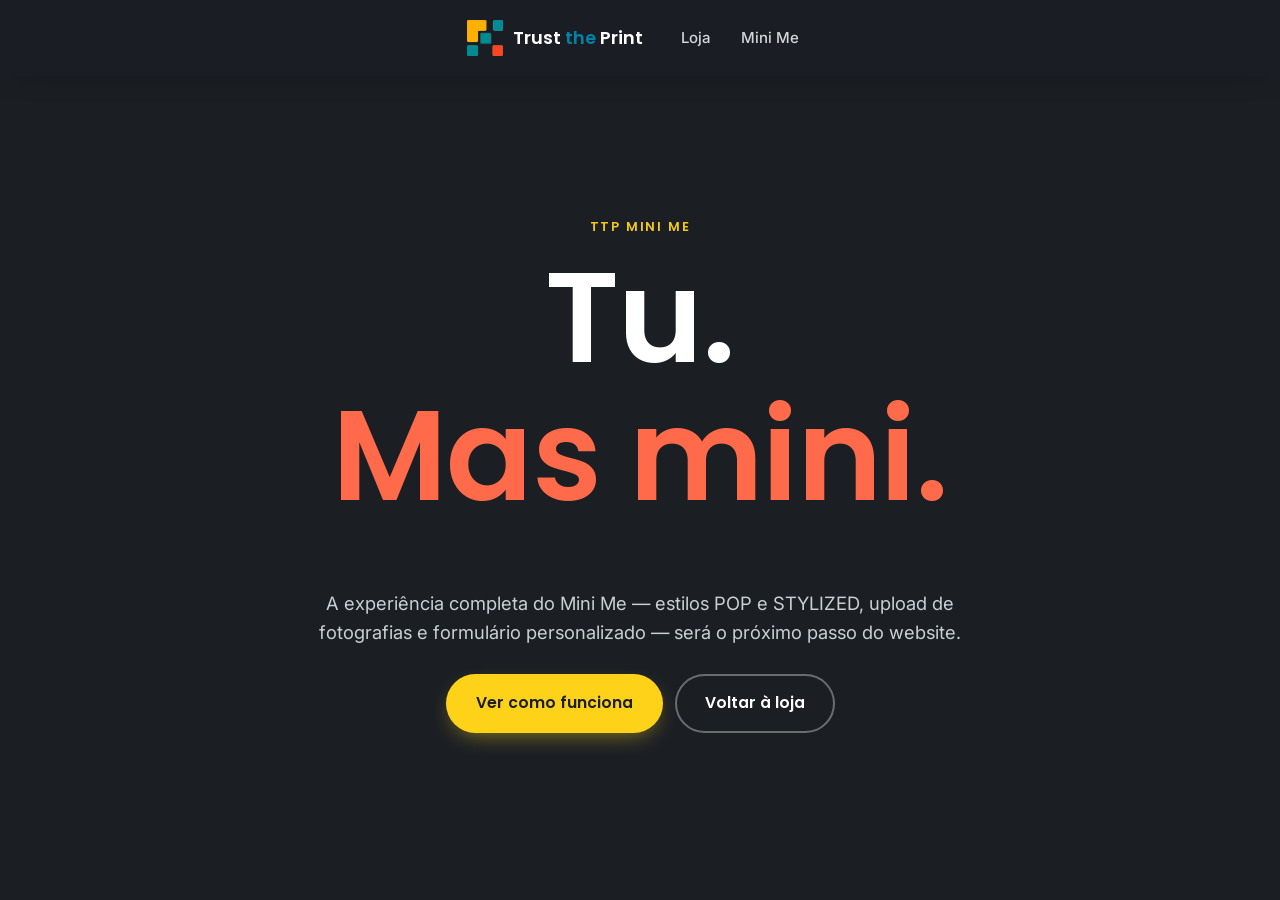
<file: mini-me.html>
<!DOCTYPE html>
<html lang="pt-PT">
<head>
<meta charset="UTF-8"><meta name="viewport" content="width=device-width,initial-scale=1.0">
<title>TTP Mini Me — Trust the Print</title>
<link rel="icon" href="assets/logos/symbol.png">
<link rel="preconnect" href="https://fonts.googleapis.com"><link rel="preconnect" href="https://fonts.gstatic.com" crossorigin>
<link href="https://fonts.googleapis.com/css2?family=Inter:wght@400;500;600&family=Poppins:wght@500;600;700&display=swap" rel="stylesheet">
<link rel="stylesheet" href="styles.css"><link rel="stylesheet" href="shop.css">
</head>
<body>
<header class="site-header is-scrolled"><div class="wrap header-inner">
<a href="index.html" class="brand"><img src="assets/logos/symbol.png" alt="" class="brand-mark"><span class="brand-word">Trust <span class="accent-teal">the</span> Print</span></a>
<nav class="main-nav" style="display:flex"><a href="shop.html">Loja</a><a href="index.html#mini-me">Mini Me</a></nav>
</div></header>
<main class="page-dark" style="display:grid;place-items:center;padding:130px 24px 80px">
<div class="wrap" style="text-align:center;max-width:850px">
<p class="eyebrow">TTP Mini Me</p>
<h1 style="font-size:clamp(4rem,10vw,8rem);color:white">Tu.<br><span class="accent-coral">Mas mini.</span></h1>
<p style="color:#c9d0d5;font-size:1.15rem;max-width:650px;margin:0 auto 28px">A experiência completa do Mini Me — estilos POP e STYLIZED, upload de fotografias e formulário personalizado — será o próximo passo do website.</p>
<a href="index.html#mini-me" class="btn btn-primary">Ver como funciona</a>
<a href="shop.html" class="btn btn-ghost" style="margin-left:8px">Voltar à loja</a>
</div></main>
</body></html>
</file>
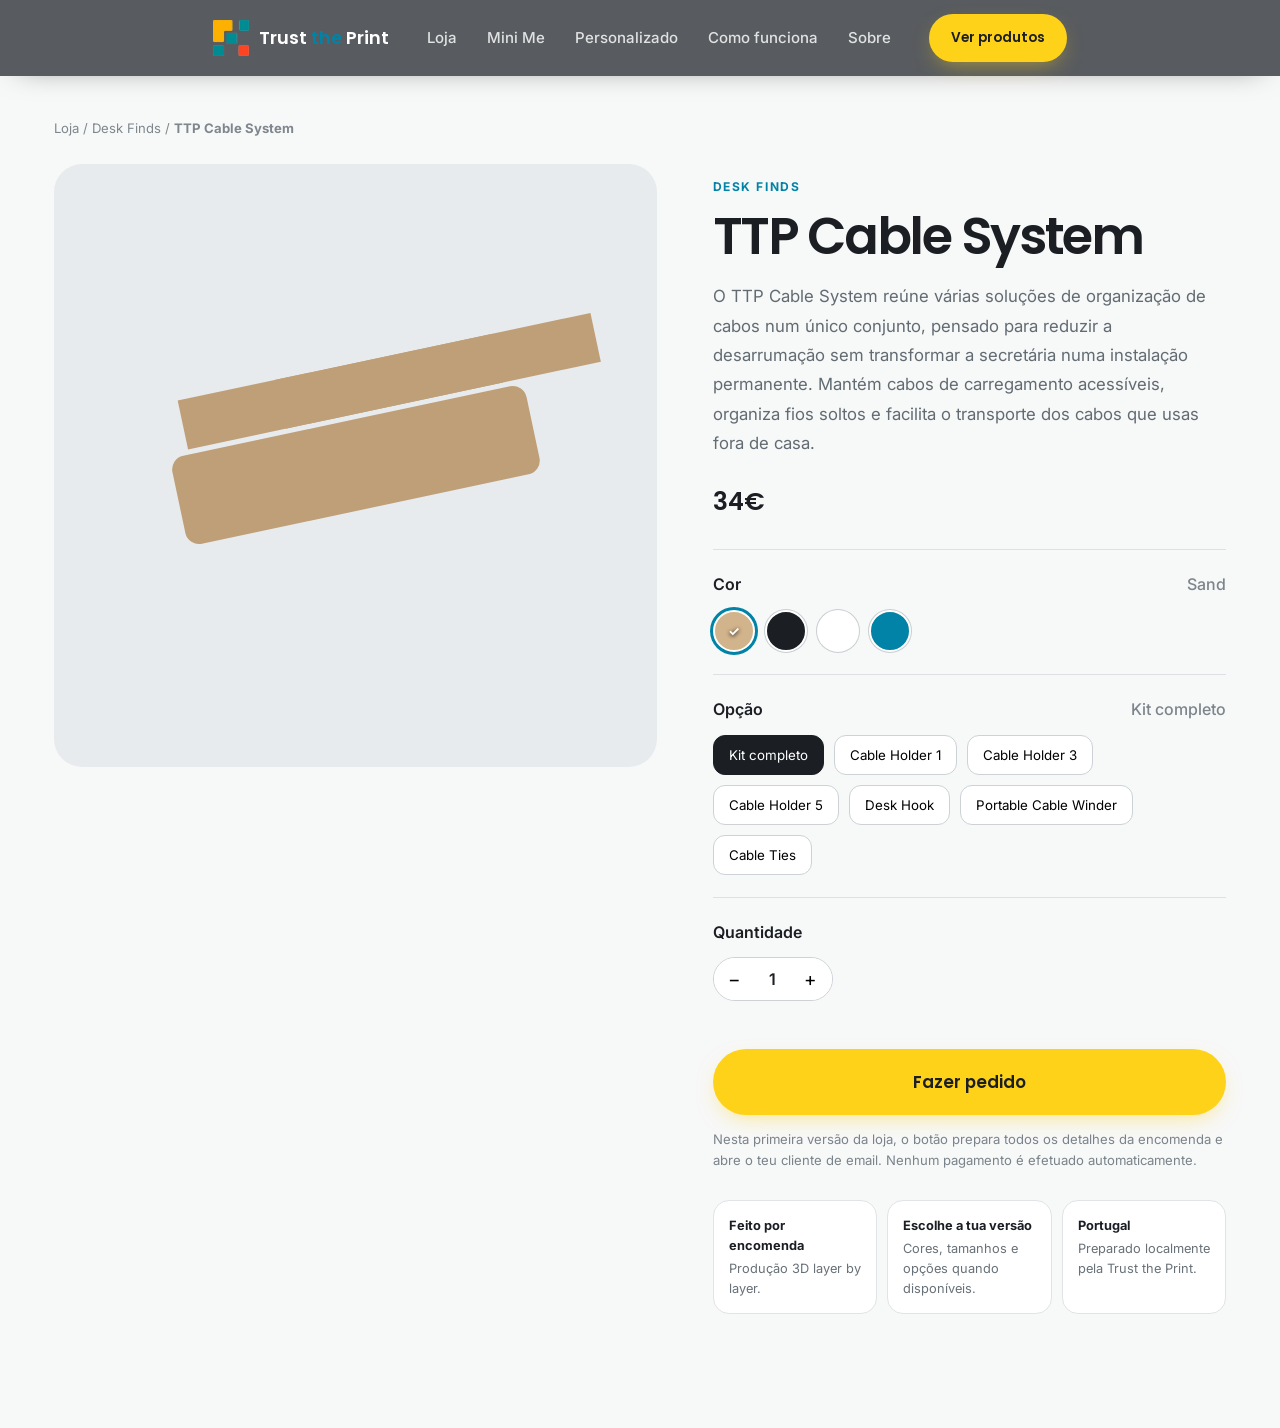
<file: product.html>
<!DOCTYPE html>
<html lang="pt-PT">
<head>
<meta charset="UTF-8">
<meta name="viewport" content="width=device-width, initial-scale=1.0">
<title>Produto — Trust the Print</title>
<meta name="description" content="Produto Trust the Print.">
<link rel="icon" type="image/png" href="assets/logos/symbol.png">
<link rel="preconnect" href="https://fonts.googleapis.com">
<link rel="preconnect" href="https://fonts.gstatic.com" crossorigin>
<link href="https://fonts.googleapis.com/css2?family=Inter:wght@400;500;600&family=Poppins:wght@500;600;700&display=swap" rel="stylesheet">
<link rel="stylesheet" href="styles.css">
<link rel="stylesheet" href="shop.css">
</head>
<body>
<a class="skip-link" href="#conteudo">Saltar para o conteúdo</a>

<header class="site-header is-scrolled" id="siteHeader">
  <div class="wrap header-inner">
    <a href="index.html" class="brand" aria-label="Trust the Print — página inicial">
      <img src="assets/logos/symbol.png" alt="" class="brand-mark" width="40" height="40">
      <span class="brand-word">Trust <span class="accent-teal">the</span> Print</span>
    </a>
    <nav class="main-nav" id="mainNav" aria-label="Navegação principal">
      <a href="shop.html">Loja</a>
      <a href="mini-me.html">Mini Me</a>
      <a href="index.html#personalizado">Personalizado</a>
      <a href="index.html#como-funciona">Como funciona</a>
      <a href="index.html#sobre">Sobre</a>
    </nav>
    <div class="header-actions">
      <a href="shop.html" class="btn btn-primary btn-sm">Ver produtos</a>
      <button class="hamburger" id="hamburgerBtn" aria-label="Abrir menu" aria-expanded="false" aria-controls="mainNav"><span></span><span></span><span></span></button>
    </div>
  </div>
</header>

<main id="conteudo" class="product-page">
  <div class="wrap">
    <nav class="breadcrumb" id="breadcrumb" aria-label="Breadcrumb"></nav>

    <div class="product-layout" id="productLayout">
      <section class="product-gallery">
        <div class="product-main-media" id="mainMedia"></div>
        <div class="product-thumbs" id="thumbs"></div>
      </section>

      <section class="product-info">
        <p class="product-category-label" id="productCategory"></p>
        <h1 class="product-title" id="productName"></h1>
        <p class="product-description" id="productDescription"></p>
        <div class="product-price-big" id="productPrice"></div>

        <div id="productOptions"></div>

        <div class="option-group">
          <div class="option-label"><span>Quantidade</span></div>
          <div class="qty-row">
            <div class="qty-control" aria-label="Quantidade">
              <button type="button" id="qtyMinus" aria-label="Diminuir quantidade">−</button>
              <span id="qtyValue">1</span>
              <button type="button" id="qtyPlus" aria-label="Aumentar quantidade">+</button>
            </div>
          </div>
        </div>

        <button class="btn btn-primary btn-lg product-cta" id="orderBtn" type="button">Fazer pedido</button>
        <p class="product-note">Nesta primeira versão da loja, o botão prepara todos os detalhes da encomenda e abre o teu cliente de email. Nenhum pagamento é efetuado automaticamente.</p>

        <div class="product-features">
          <div class="feature-chip"><strong>Feito por encomenda</strong>Produção 3D layer by layer.</div>
          <div class="feature-chip"><strong>Escolhe a tua versão</strong>Cores, tamanhos e opções quando disponíveis.</div>
          <div class="feature-chip"><strong>Portugal</strong>Preparado localmente pela Trust the Print.</div>
        </div>
      </section>
    </div>
  </div>
</main>

<div class="order-modal" id="orderModal" role="dialog" aria-modal="true" aria-labelledby="orderTitle">
  <div class="order-dialog">
    <div class="order-head">
      <div><p class="eyebrow eyebrow-dark">Encomenda</p><h2 id="orderTitle">Confirmar detalhes</h2></div>
      <button class="modal-close" id="modalClose" type="button" aria-label="Fechar">×</button>
    </div>
    <div class="order-summary" id="orderSummary"></div>
    <form id="orderForm">
      <div class="form-grid">
        <div class="form-field"><label for="customerName">Nome *</label><input id="customerName" required autocomplete="name"></div>
        <div class="form-field"><label for="customerEmail">Email *</label><input id="customerEmail" type="email" required autocomplete="email"></div>
        <div class="form-field"><label for="customerPhone">Telefone</label><input id="customerPhone" autocomplete="tel"></div>
        <div class="form-field"><label for="customerCity">Localidade</label><input id="customerCity" autocomplete="address-level2"></div>
        <div class="form-field full"><label for="customerNotes">Observações</label><textarea id="customerNotes" placeholder="Há alguma coisa que devamos saber?"></textarea></div>
      </div>
      <div class="form-actions">
        <button class="btn btn-dark" type="button" id="copyOrderBtn">Copiar detalhes</button>
        <button class="btn btn-primary" type="submit">Abrir email da encomenda</button>
      </div>
      <p class="form-help">O formulário não envia nada sozinho: ao confirmar, abre uma mensagem dirigida a trusttheprint@gmail.com com os dados já preenchidos. Revê-a e envia-a através da tua aplicação de email.</p>
    </form>
  </div>
</div>

<script src="products.js"></script>
<script src="product.js"></script>
</body>
</html>
</file>
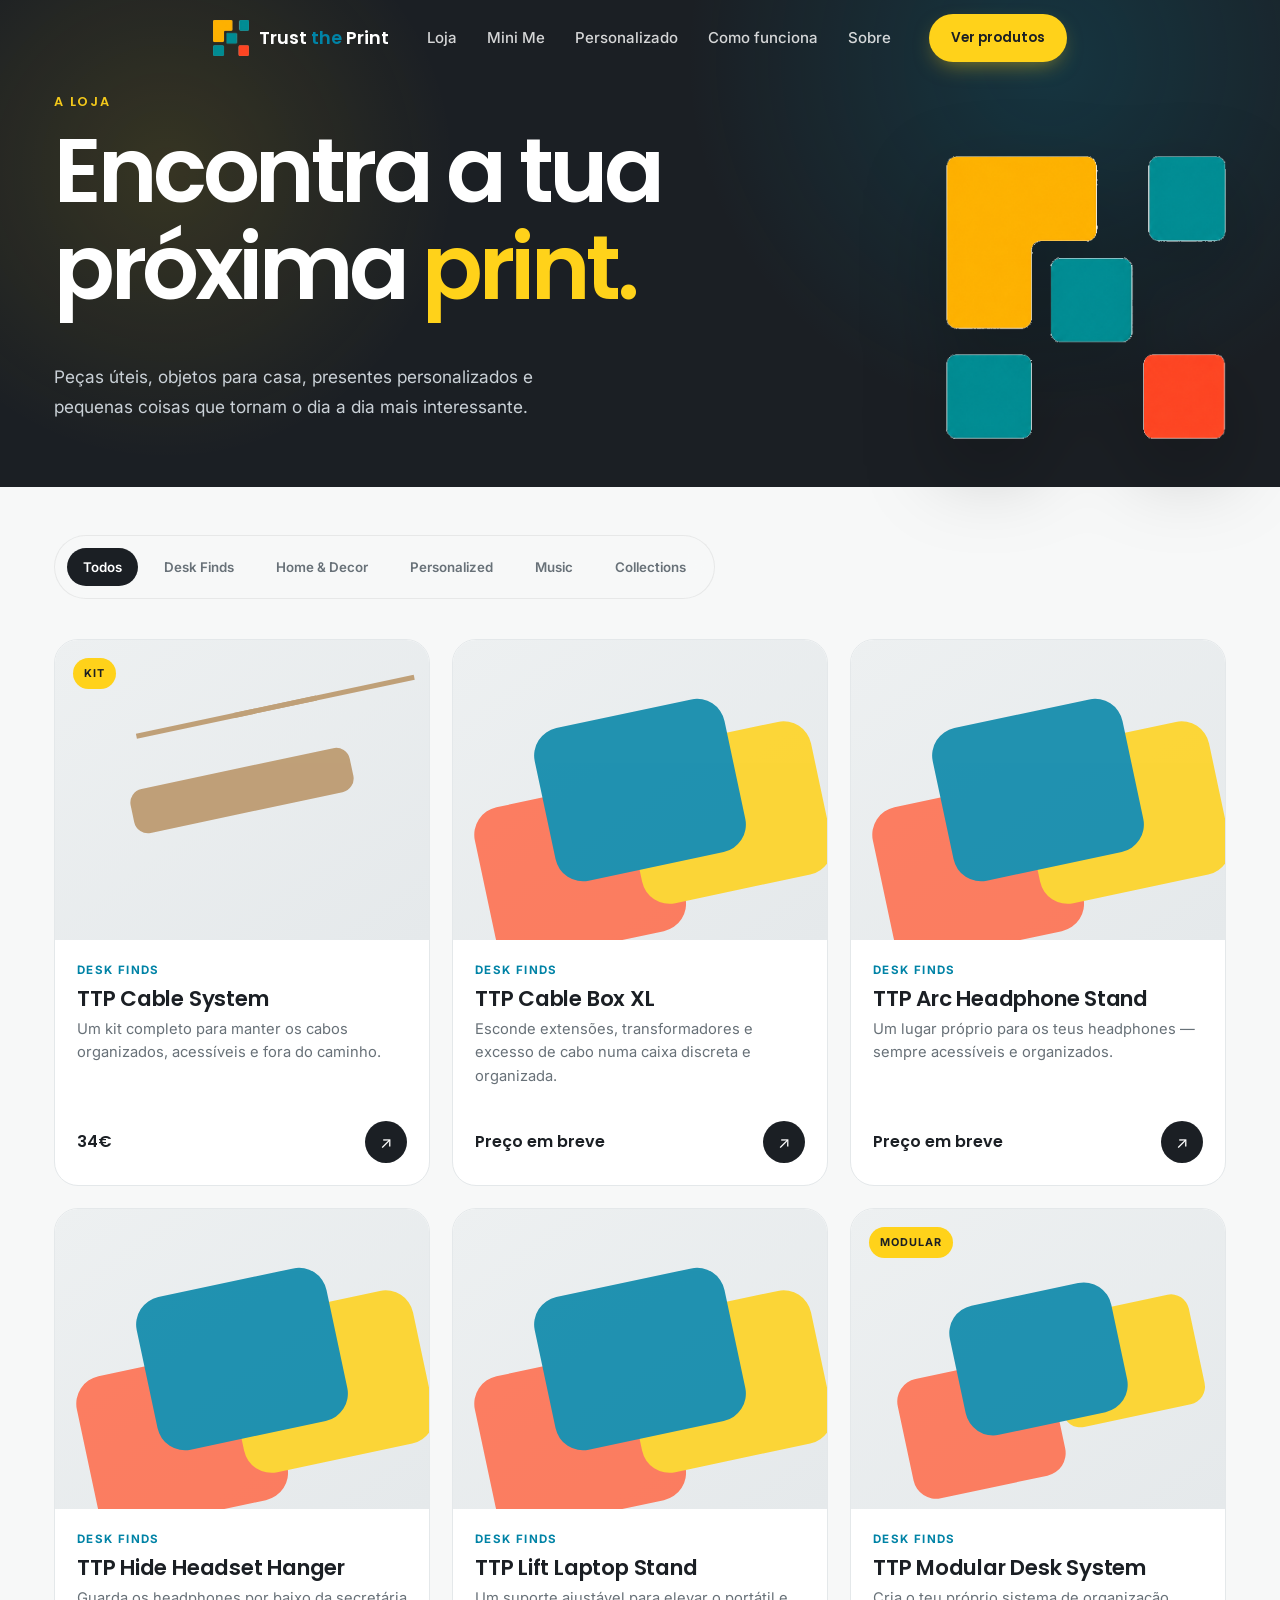
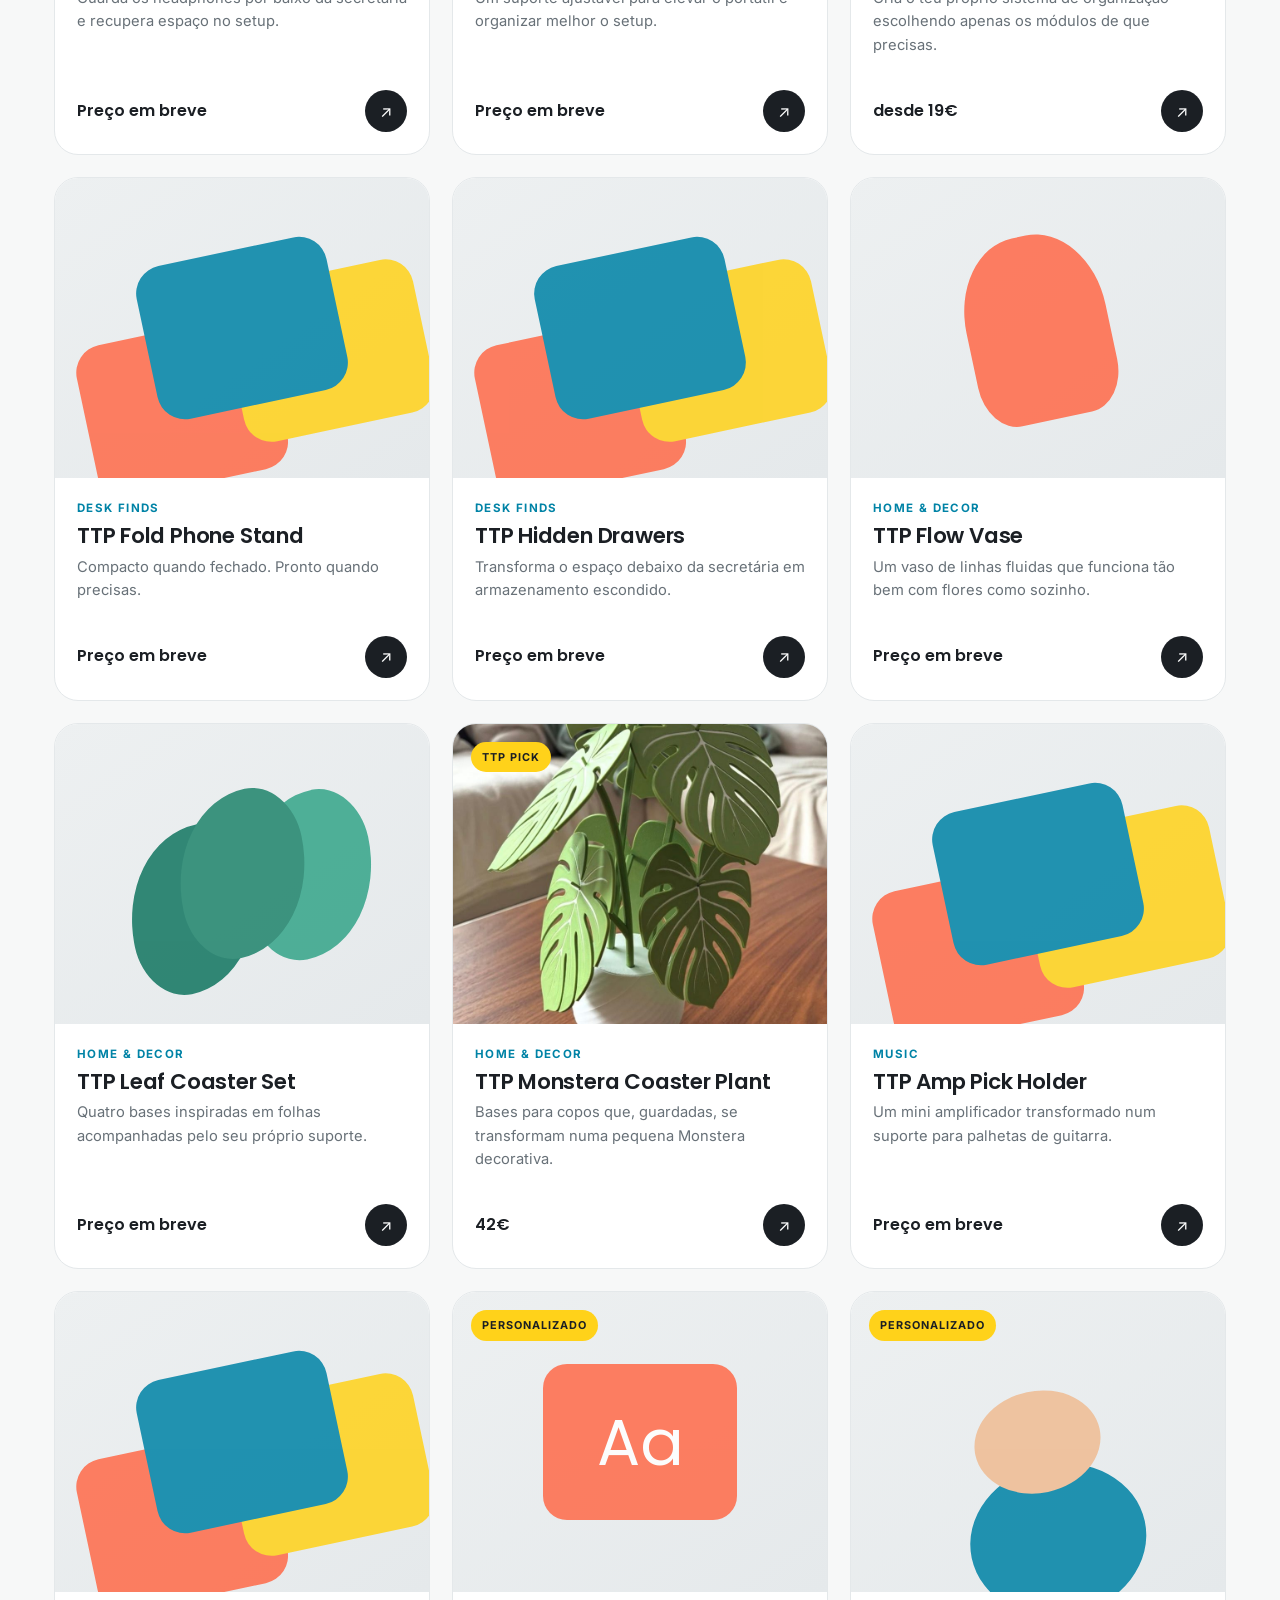
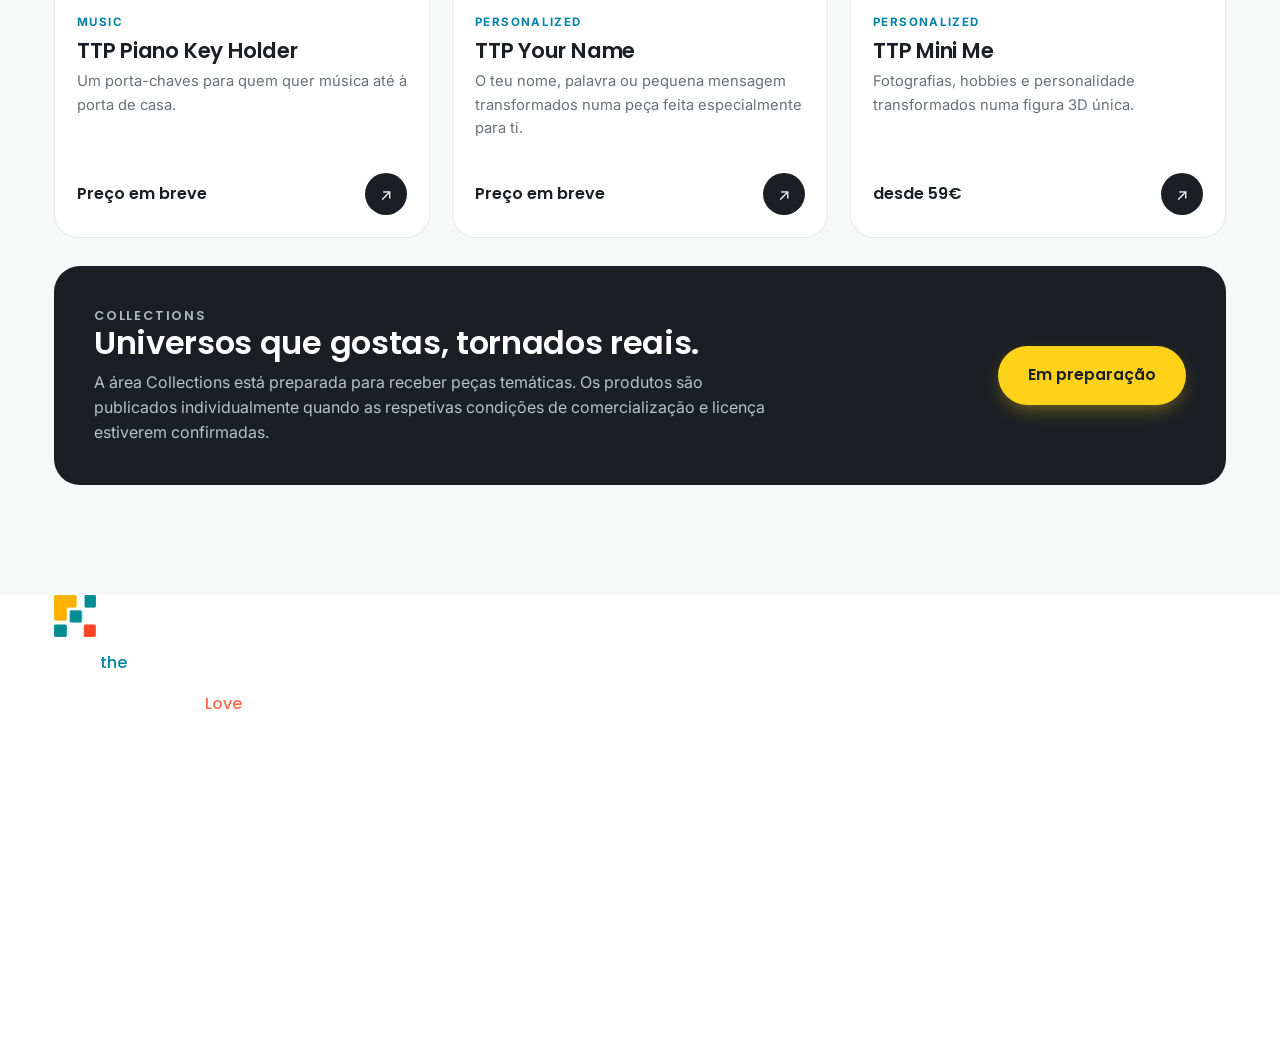
<file: shop.html>
<!DOCTYPE html>
<html lang="pt-PT">
<head>
<meta charset="UTF-8">
<meta name="viewport" content="width=device-width, initial-scale=1.0">
<title>Loja — Trust the Print</title>
<meta name="description" content="Descobre os produtos Trust the Print: Desk Finds, Home & Decor, personalizados e muito mais.">
<link rel="icon" type="image/png" href="assets/logos/symbol.png">
<link rel="preconnect" href="https://fonts.googleapis.com">
<link rel="preconnect" href="https://fonts.gstatic.com" crossorigin>
<link href="https://fonts.googleapis.com/css2?family=Inter:wght@400;500;600&family=Poppins:wght@500;600;700&display=swap" rel="stylesheet">
<link rel="stylesheet" href="styles.css">
<link rel="stylesheet" href="shop.css">
</head>
<body>
<a class="skip-link" href="#conteudo">Saltar para o conteúdo</a>

<header class="site-header is-scrolled" id="siteHeader">
  <div class="wrap header-inner">
    <a href="index.html" class="brand" aria-label="Trust the Print — página inicial">
      <img src="assets/logos/symbol.png" alt="" class="brand-mark" width="40" height="40">
      <span class="brand-word">Trust <span class="accent-teal">the</span> Print</span>
    </a>
    <nav class="main-nav" id="mainNav" aria-label="Navegação principal">
      <a href="shop.html" aria-current="page">Loja</a>
      <a href="mini-me.html">Mini Me</a>
      <a href="index.html#personalizado">Personalizado</a>
      <a href="index.html#como-funciona">Como funciona</a>
      <a href="index.html#sobre">Sobre</a>
    </nav>
    <div class="header-actions">
      <a href="shop.html" class="btn btn-primary btn-sm">Ver produtos</a>
      <button class="hamburger" id="hamburgerBtn" aria-label="Abrir menu" aria-expanded="false" aria-controls="mainNav"><span></span><span></span><span></span></button>
    </div>
  </div>
</header>

<main id="conteudo">
  <section class="shop-hero">
    <div class="wrap shop-hero-grid">
      <div class="reveal">
        <p class="eyebrow">A loja</p>
        <h1 class="shop-title">Encontra a tua próxima <span class="accent">print.</span></h1>
        <p class="shop-lead">Peças úteis, objetos para casa, presentes personalizados e pequenas coisas que tornam o dia a dia mais interessante.</p>
      </div>
      <img src="assets/logos/symbol.png" alt="" class="shop-mark reveal">
    </div>
  </section>

  <section class="shop-main">
    <div class="wrap">
      <div class="filter-row" id="filters" aria-label="Filtrar produtos por categoria"></div>
      <div class="shop-grid" id="shopGrid" aria-live="polite"></div>

      <div class="collections-banner reveal" id="collectionsBanner">
        <div>
          <p class="eyebrow">Collections</p>
          <h3>Universos que gostas, tornados reais.</h3>
          <p>A área Collections está preparada para receber peças temáticas. Os produtos são publicados individualmente quando as respetivas condições de comercialização e licença estiverem confirmadas.</p>
        </div>
        <span class="btn btn-primary">Em preparação</span>
      </div>
    </div>
  </section>
</main>

<footer class="footer" id="footer">
  <div class="wrap footer-grid">
    <div class="footer-brand">
      <img src="assets/logos/symbol.png" alt="" width="42" height="42">
      <p class="footer-word">Trust <span class="accent-teal">the</span> Print</p>
      <p class="footer-tag">Trust the process. <span class="accent-coral">Love</span> the build.</p>
    </div>
    <div class="footer-col"><h4>Explorar</h4><a href="shop.html">Loja</a><a href="mini-me.html">Mini Me</a><a href="index.html#personalizado">Personalizado</a></div>
    <div class="footer-col"><h4>Trust the Print</h4><a href="index.html#como-funciona">Como funciona</a><a href="index.html#sobre">Sobre</a><a href="mailto:trusttheprint@gmail.com">Contacto</a></div>
  </div>
  <div class="wrap footer-bottom"><span>© <span id="year"></span> Trust the Print</span><span>Feito layer by layer.</span></div>
</footer>

<script src="products.js"></script>
<script src="shop.js"></script>
</body>
</html>
</file>
<file: styles.css>
/* =========================================================
   TRUST THE PRINT — styles.css
   Trust the process. Love the build.
   ========================================================= */

:root{
  --graphite:#1B1F24;
  --graphite-soft:#262B32;
  --yellow:#FFD21A;
  --teal:#0083A6;
  --teal-deep:#00647E;
  --coral:#FF6B4A;
  --gray:#E9EDF1;
  --white:#FFFFFF;

  --font-head:'Poppins', sans-serif;
  --font-body:'Inter', sans-serif;

  --radius-sm:10px;
  --radius-md:18px;
  --radius-lg:28px;

  --wrap:1220px;
  --ease:cubic-bezier(.22,.9,.28,1);
  --header-h:76px;
}

*,*::before,*::after{box-sizing:border-box;}
html{scroll-behavior:smooth; scroll-padding-top:var(--header-h);}
@media (prefers-reduced-motion:reduce){
  html{scroll-behavior:auto;}
  *,*::before,*::after{animation-duration:.01ms !important; animation-iteration-count:1 !important; transition-duration:.01ms !important; scroll-behavior:auto !important;}
}

body{
  margin:0;
  background:var(--white);
  color:var(--graphite);
  font-family:var(--font-body);
  font-size:16px;
  line-height:1.55;
  -webkit-font-smoothing:antialiased;
}

h1,h2,h3,h4{
  font-family:var(--font-head);
  font-weight:600;
  line-height:1.08;
  margin:0 0 .5em;
  letter-spacing:-.01em;
}

p{margin:0 0 1em;}
a{color:inherit; text-decoration:none;}
img{max-width:100%; display:block;}
button{font-family:inherit; cursor:pointer;}

.wrap{
  max-width:var(--wrap);
  margin:0 auto;
  padding:0 24px;
}

.skip-link{
  position:absolute; left:-999px; top:0; z-index:999;
  background:var(--yellow); color:var(--graphite); padding:12px 18px;
  border-radius:0 0 10px 0; font-weight:600;
}
.skip-link:focus{left:0;}

:focus-visible{outline:3px solid var(--teal); outline-offset:3px; border-radius:4px;}

.eyebrow{
  font-family:var(--font-head);
  font-weight:600;
  font-size:.8rem;
  letter-spacing:.14em;
  text-transform:uppercase;
  color:var(--yellow);
  margin:0 0 .9em;
}
.eyebrow-dark{color:var(--teal);}

.accent-yellow{color:var(--yellow);}
.accent-teal{color:var(--teal);}
.accent-coral{color:var(--coral);}

/* ---------- buttons ---------- */
.btn{
  display:inline-flex; align-items:center; justify-content:center;
  gap:.5em;
  padding:15px 28px;
  border-radius:999px;
  font-family:var(--font-head);
  font-weight:600;
  font-size:.98rem;
  border:2px solid transparent;
  transition:transform .25s var(--ease), background .25s var(--ease), box-shadow .25s var(--ease), border-color .25s var(--ease), color .25s var(--ease);
  white-space:nowrap;
}
.btn:hover{transform:translateY(-2px);}
.btn:active{transform:translateY(0);}

.btn-primary{background:var(--yellow); color:var(--graphite); box-shadow:0 8px 22px -8px rgba(255,210,26,.55);}
.btn-primary:hover{background:#ffd936; box-shadow:0 12px 26px -8px rgba(255,210,26,.7);}

.btn-ghost{background:transparent; color:var(--white); border-color:rgba(255,255,255,.35);}
.btn-ghost:hover{border-color:var(--white); background:rgba(255,255,255,.08);}

.btn-dark{background:var(--graphite); color:var(--white);}
.btn-dark:hover{background:var(--teal);}

.btn-sm{padding:11px 20px; font-size:.85rem;}
.btn-lg{padding:18px 38px; font-size:1.05rem;}

/* ---------- header ---------- */
.site-header{
  position:fixed; inset:0 0 auto 0; z-index:100;
  height:var(--header-h);
  display:flex; align-items:center;
  background:transparent;
  transition:background .35s var(--ease), box-shadow .35s var(--ease), backdrop-filter .35s var(--ease);
}
.site-header.is-scrolled{
  background:rgba(27,31,36,.72);
  backdrop-filter:blur(14px) saturate(140%);
  -webkit-backdrop-filter:blur(14px) saturate(140%);
  box-shadow:0 8px 30px -18px rgba(0,0,0,.5);
}
.header-inner{display:flex; align-items:center; justify-content:space-between; gap:24px;}

.brand{display:flex; align-items:center; gap:10px;}
.brand-mark{width:36px; height:36px;}
.brand-word{
  font-family:var(--font-head); font-weight:600; font-size:1.12rem;
  color:var(--white);
}

.main-nav{display:none; align-items:center; gap:2px;}
.main-nav a{
  color:rgba(255,255,255,.82);
  font-weight:500; font-size:.94rem;
  padding:10px 14px; border-radius:999px;
  transition:color .2s, background .2s;
}
.main-nav a:hover{color:var(--white); background:rgba(255,255,255,.08);}

.header-actions{display:flex; align-items:center; gap:14px;}
.header-actions .btn-primary{display:none;}

.hamburger{
  width:42px; height:42px; border-radius:12px; border:none;
  background:rgba(255,255,255,.1);
  display:flex; flex-direction:column; align-items:center; justify-content:center; gap:5px;
}
.hamburger span{width:20px; height:2px; background:var(--white); border-radius:2px; transition:transform .3s var(--ease), opacity .3s var(--ease);}
.hamburger[aria-expanded="true"] span:nth-child(1){transform:translateY(7px) rotate(45deg);}
.hamburger[aria-expanded="true"] span:nth-child(2){opacity:0;}
.hamburger[aria-expanded="true"] span:nth-child(3){transform:translateY(-7px) rotate(-45deg);}

@media (min-width:960px){
  .main-nav{display:flex;}
  .header-actions .btn-primary{display:inline-flex;}
  .hamburger{display:none;}
}

/* mobile nav drawer */
@media (max-width:959px){
  .main-nav{
    display:flex;
    position:fixed; top:var(--header-h); left:0; right:0;
    background:rgba(27,31,36,.98);
    backdrop-filter:blur(16px);
    flex-direction:column; align-items:stretch;
    padding:10px 24px 26px;
    transform:translateY(-12px);
    opacity:0; pointer-events:none;
    transition:opacity .25s var(--ease), transform .25s var(--ease);
    border-bottom:1px solid rgba(255,255,255,.08);
  }
  .main-nav.is-open{opacity:1; transform:translateY(0); pointer-events:auto;}
  .main-nav a{padding:14px 6px; font-size:1.05rem; border-bottom:1px solid rgba(255,255,255,.06);}
}

/* ---------- hero ---------- */
.hero{
  position:relative;
  min-height:100svh;
  padding-top:var(--header-h);
  background:radial-gradient(120% 100% at 15% 0%, #262B32 0%, var(--graphite) 55%, #14171b 100%);
  color:var(--white);
  overflow:hidden;
  display:flex; align-items:center;
}
.hero-bg{position:absolute; inset:0; z-index:0; pointer-events:none;}
.dot-grid{
  position:absolute; inset:0;
  background-image:radial-gradient(rgba(255,255,255,.14) 1.4px, transparent 1.4px);
  background-size:26px 26px;
  mask-image:radial-gradient(65% 65% at 25% 45%, black 0%, transparent 78%);
}

.hero-inner{
  position:relative; z-index:1;
  display:grid; grid-template-columns:1fr; gap:36px;
  padding-top:56px; padding-bottom:70px;
  width:100%;
}

.hero-title{
  font-size:clamp(2.6rem, 8vw, 4.6rem);
  font-weight:600;
  margin-bottom:.4em;
}
.eyebrow{opacity:.95;}
.hero-sub{
  font-size:clamp(1.05rem, 2.2vw, 1.25rem);
  color:rgba(255,255,255,.78);
  max-width:32em;
}
.hero-cta{display:flex; flex-wrap:wrap; gap:14px; margin:1.6em 0 1.2em;}
.hero-hint{font-size:.85rem; color:rgba(255,255,255,.45);}

.hero-3d{
  position:relative;
  width:100%;
  aspect-ratio:1/1;
  max-width:520px;
  justify-self:center;
}
#heroCanvas{width:100%; height:100%; display:block; touch-action:pan-y;}

.scroll-cue{
  position:absolute; bottom:26px; left:50%; transform:translateX(-50%);
  z-index:1;
}
.scroll-cue span{
  display:block; width:22px; height:36px; border:2px solid rgba(255,255,255,.35); border-radius:999px; position:relative;
}
.scroll-cue span::after{
  content:''; position:absolute; top:7px; left:50%; width:4px; height:8px; background:var(--yellow);
  border-radius:2px; transform:translateX(-50%);
  animation:cueMove 1.8s ease-in-out infinite;
}
@keyframes cueMove{0%{opacity:1; top:7px;}70%{opacity:0; top:18px;}100%{opacity:0; top:7px;}}

@media (min-width:860px){
  .hero-inner{grid-template-columns:1.05fr 1fr; align-items:center; gap:20px; padding-top:0;}
  .hero-3d{max-width:none; justify-self:stretch;}
}

/* ---------- section base ---------- */
.section{padding:104px 0;}
.section-head{max-width:640px; margin:0 0 52px;}
.section-head h2{font-size:clamp(2rem, 4.2vw, 2.7rem);}

/* ---------- categories ---------- */
.categories{background:var(--white);}
.cat-grid{
  display:grid; grid-template-columns:1fr; gap:18px;
}
.cat-card{
  position:relative;
  border-radius:var(--radius-lg);
  padding:34px 30px 30px;
  min-height:230px;
  display:flex; flex-direction:column; justify-content:flex-end;
  overflow:hidden;
  transition:transform .35s var(--ease), box-shadow .35s var(--ease);
  isolation:isolate;
}
.cat-card:hover{transform:translateY(-6px);}
.cat-card h3{font-size:1.35rem; margin-bottom:.25em;}
.cat-card p{font-size:.95rem; margin-bottom:1.1em;}
.cat-arrow{font-size:.85rem; font-weight:600; font-family:var(--font-head); opacity:0; transform:translateX(-6px); transition:opacity .3s, transform .3s;}
.cat-card:hover .cat-arrow{opacity:1; transform:translateX(0);}

.cat-glyph{position:absolute; top:26px; right:26px; display:grid; grid-template-columns:repeat(2,14px); grid-template-rows:repeat(2,14px); gap:5px; z-index:1;}
.cat-glyph span{border-radius:4px; display:block;}
.cat-glyph span:nth-child(1){background:currentColor; opacity:.9;}
.cat-glyph span:nth-child(2){background:currentColor; opacity:.55;}
.cat-glyph span:nth-child(3){background:currentColor; opacity:.3; grid-column:1/2;}

.cat-deskfinds{background:var(--gray); color:var(--teal);}
.cat-decor{background:#FFF3E9; color:var(--coral);}
.cat-personalized{background:var(--graphite); color:var(--yellow);}
.cat-personalized p{color:rgba(255,255,255,.65);}
.cat-personalized .cat-arrow{color:var(--white);}
.cat-music{background:var(--teal); color:var(--white);}
.cat-music p{color:rgba(255,255,255,.78);}
.cat-collections{background:linear-gradient(135deg, var(--coral), #ff8a6c); color:var(--white);}
.cat-collections p{color:rgba(255,255,255,.85);}

@media (min-width:640px){ .cat-grid{grid-template-columns:1fr 1fr;} }
@media (min-width:1080px){
  .cat-grid{grid-template-columns:repeat(5,1fr);}
  .cat-card{min-height:340px;}
}

/* ---------- products ---------- */
.products{background:var(--gray);}
.product-grid{display:grid; grid-template-columns:1fr; gap:26px;}
@media (min-width:640px){ .product-grid{grid-template-columns:1fr 1fr;} }
@media (min-width:1080px){ .product-grid{grid-template-columns:repeat(4,1fr);} }

.product-card{
  background:var(--white);
  border-radius:var(--radius-md);
  overflow:hidden;
  box-shadow:0 1px 0 rgba(27,31,36,.05);
  transition:transform .35s var(--ease), box-shadow .35s var(--ease);
}
.product-card:hover{transform:translateY(-6px); box-shadow:0 26px 40px -22px rgba(27,31,36,.28);}

.product-media{aspect-ratio:4/5; overflow:hidden; background:var(--gray); position:relative;}
.product-media img{width:100%; height:100%; object-fit:cover; transition:transform .5s var(--ease);}
.product-card:hover .product-media img{transform:scale(1.05);}

.ph-media{display:flex; align-items:center; justify-content:center;}
.ph-icon{width:38%; opacity:.92; transition:transform .5s var(--ease);}
.product-card:hover .ph-icon{transform:scale(1.06) rotate(-2deg);}
.ph-badge{
  position:absolute; top:14px; left:14px; z-index:2;
  background:rgba(27,31,36,.55); color:var(--white);
  font-size:.68rem; font-weight:600; letter-spacing:.05em;
  padding:5px 10px; border-radius:999px; text-transform:uppercase;
}
.ph-cable{background:linear-gradient(135deg, var(--teal), var(--teal-deep));}
.ph-desk{background:linear-gradient(135deg, var(--yellow), #ffe15c);}
.ph-desk .ph-badge{background:rgba(27,31,36,.7);}
.ph-minime{background:linear-gradient(135deg, var(--coral), #ff8a6c);}

.product-body{padding:22px 22px 24px;}
.product-cat{font-size:.72rem; font-weight:600; letter-spacing:.08em; text-transform:uppercase; color:var(--teal); margin-bottom:.5em;}
.product-body h3{font-size:1.14rem; margin-bottom:.35em;}
.product-desc{font-size:.9rem; color:#5b6470; margin-bottom:1.2em;}
.product-foot{display:flex; align-items:center; justify-content:space-between; gap:12px;}
.product-price{font-family:var(--font-head); font-weight:600; font-size:1.05rem;}

/* ---------- mini me ---------- */
.mini-me{background:var(--graphite); color:var(--white);}
.minime-grid{display:grid; grid-template-columns:1fr; gap:52px; align-items:center;}
.minime-title{font-size:clamp(2.2rem,5vw,3.2rem);}
.minime-sub{color:rgba(255,255,255,.72); max-width:34em; font-size:1.08rem;}

.style-toggle{display:flex; gap:12px; margin:1.8em 0 2em; flex-wrap:wrap;}
.style-btn{
  flex:1 1 170px;
  background:rgba(255,255,255,.05);
  border:2px solid rgba(255,255,255,.14);
  border-radius:var(--radius-sm);
  color:var(--white);
  padding:16px 18px;
  text-align:left;
  display:flex; flex-direction:column; gap:4px;
  transition:border-color .25s, background .25s, transform .2s;
}
.style-btn strong{font-family:var(--font-head); font-size:1rem;}
.style-btn span{font-size:.8rem; color:rgba(255,255,255,.55);}
.style-btn:hover{border-color:rgba(255,255,255,.35); transform:translateY(-2px);}
.style-btn.is-active{border-color:var(--coral); background:rgba(255,107,74,.12);}

.minime-preview{display:flex; justify-content:center;}
.preview-stage{
  position:relative;
  width:min(320px, 80vw);
  aspect-ratio:1/1.1;
  background:rgba(255,255,255,.04);
  border:1px solid rgba(255,255,255,.1);
  border-radius:var(--radius-lg);
  display:flex; align-items:center; justify-content:center;
  overflow:hidden;
}
.preview-figure{
  position:absolute; width:58%;
  opacity:0; transform:scale(.9) translateY(10px);
  transition:opacity .4s var(--ease), transform .4s var(--ease);
}
.preview-figure.is-active{opacity:1; transform:scale(1) translateY(0);}
.preview-tag{
  position:absolute; bottom:16px; left:16px;
  background:var(--coral); color:var(--white);
  font-family:var(--font-head); font-weight:600; font-size:.72rem;
  letter-spacing:.06em; text-transform:uppercase;
  padding:6px 12px; border-radius:999px;
}

.minime-flow{
  margin-top:78px;
  display:flex; flex-wrap:wrap; align-items:center; justify-content:center; gap:14px 8px;
  border-top:1px solid rgba(255,255,255,.1);
  padding-top:46px;
}
.flow-step{display:flex; flex-direction:column; align-items:center; gap:8px; width:110px;}
.flow-icon{font-size:1.6rem;}
.flow-step p{margin:0; font-size:.82rem; color:rgba(255,255,255,.75); font-weight:500;}
.flow-arrow{color:var(--teal); font-size:1.2rem;}

@media (min-width:900px){
  .minime-grid{grid-template-columns:1.1fr .9fr; gap:60px;}
}

/* ---------- how it works ---------- */
.how{background:var(--white);}
.how-grid{
  display:grid; grid-template-columns:1fr; gap:8px;
  align-items:start;
}
.how-step{
  background:var(--gray);
  border-radius:var(--radius-md);
  padding:34px 28px;
}
.how-num{
  font-family:var(--font-head); font-weight:600; color:var(--coral);
  font-size:.95rem; letter-spacing:.05em;
}
.how-step h3{margin:.5em 0 .3em; font-size:1.3rem;}
.how-step p{margin:0; color:#5b6470;}
.how-path{
  height:26px; width:2px; background:repeating-linear-gradient(180deg, var(--teal) 0 6px, transparent 6px 12px);
  justify-self:center;
}
@media (min-width:860px){
  .how-grid{grid-template-columns:1fr auto 1fr auto 1fr; align-items:center;}
  .how-path{height:2px; width:56px; background:repeating-linear-gradient(90deg, var(--teal) 0 6px, transparent 6px 12px);}
}

/* ---------- custom cta ---------- */
.custom-cta{
  background:linear-gradient(135deg, var(--teal) 0%, var(--teal-deep) 100%);
  color:var(--white);
  position:relative;
  overflow:hidden;
}
.custom-inner{
  position:relative; z-index:1;
  text-align:center;
  max-width:640px;
  padding-top:20px; padding-bottom:20px;
}
.dot-grid-light{
  background-image:radial-gradient(rgba(255,255,255,.22) 1.4px, transparent 1.4px);
  background-size:24px 24px;
  mask-image:radial-gradient(60% 90% at 50% 20%, black 0%, transparent 75%);
}
.custom-cta h2{font-size:clamp(2rem,4.4vw,2.8rem);}
.custom-cta p{color:rgba(255,255,255,.85); font-size:1.1rem; margin-bottom:1.6em;}

/* ---------- about ---------- */
.about{background:var(--white);}
.about-inner{max-width:760px;}
.about-text{font-size:1.2rem; color:#3a414a;}
.about-highlight{font-family:var(--font-head); font-weight:600; font-size:1.4rem; color:var(--graphite);}

/* ---------- footer ---------- */
.site-footer{background:var(--graphite); color:rgba(255,255,255,.75); padding:70px 0 0;}
.footer-inner{
  display:grid; grid-template-columns:1fr; gap:40px;
  padding-bottom:50px;
  border-bottom:1px solid rgba(255,255,255,.08);
}
.footer-brand p{margin-top:14px; font-family:var(--font-head); font-weight:500; color:rgba(255,255,255,.6);}
.footer-col{display:flex; flex-direction:column; gap:12px;}
.footer-col h4{color:var(--white); font-size:.85rem; letter-spacing:.06em; text-transform:uppercase; margin-bottom:.4em;}
.footer-col a{color:rgba(255,255,255,.68); font-size:.94rem; transition:color .2s;}
.footer-col a:hover{color:var(--yellow);}
.footer-bottom{padding:22px 24px; font-size:.82rem; color:rgba(255,255,255,.45);}

@media (min-width:720px){
  .footer-inner{grid-template-columns:1.4fr .8fr .8fr .8fr;}
}

/* ---------- reveal on scroll ---------- */
.reveal{opacity:0; transform:translateY(26px); transition:opacity .7s var(--ease), transform .7s var(--ease);}
.reveal.is-visible{opacity:1; transform:translateY(0);}
@media (prefers-reduced-motion:reduce){
  .reveal{opacity:1; transform:none; transition:none;}
}
</file>
<file: shop.css>
/* =========================================================
   TRUST THE PRINT — SHOP + PRODUCT
   ========================================================= */
.page-dark{
  min-height:100vh;
  background:var(--graphite);
  color:var(--white);
  padding-top:var(--header-h);
}
.shop-hero{
  padding:92px 0 48px;
  background:
    radial-gradient(circle at 82% 12%,rgba(0,131,166,.22),transparent 32%),
    radial-gradient(circle at 13% 35%,rgba(255,210,26,.12),transparent 25%),
    var(--graphite);
}
.shop-hero-grid{
  display:grid;grid-template-columns:1fr .75fr;gap:50px;align-items:end;
}
.shop-title{
  color:var(--white);
  font-size:clamp(3.3rem,7vw,7rem);
  letter-spacing:-.05em;
  max-width:800px;
}
.shop-title .accent{color:var(--yellow);}
.shop-lead{color:#cad1d7;max-width:540px;font-size:1.08rem;line-height:1.75;}
.shop-mark{
  justify-self:end;width:min(280px,70%);opacity:.96;
  filter:drop-shadow(0 30px 40px rgba(0,0,0,.25));
}
.shop-main{background:#f7f8f8;color:var(--graphite);padding:48px 0 110px;}
.filter-row{
  display:flex;gap:10px;flex-wrap:wrap;
  position:sticky;top:calc(var(--header-h) + 10px);z-index:30;
  padding:12px;border-radius:999px;
  background:rgba(247,248,248,.84);backdrop-filter:blur(15px);
  margin-bottom:40px;border:1px solid rgba(27,31,36,.07);
  width:max-content;max-width:100%;
}
.filter-btn{
  border:0;background:transparent;color:#687178;
  padding:11px 16px;border-radius:999px;font-weight:600;
}
.filter-btn:hover{background:#fff;color:var(--graphite);}
.filter-btn.is-active{background:var(--graphite);color:#fff;}
.shop-grid{
  display:grid;
  grid-template-columns:repeat(3,minmax(0,1fr));
  gap:22px;
}
.shop-card{
  display:flex;flex-direction:column;
  min-width:0;background:#fff;border:1px solid #e4e8ea;
  border-radius:24px;overflow:hidden;
  transition:transform .28s var(--ease),box-shadow .28s var(--ease),opacity .2s ease;
}
.shop-card:hover{transform:translateY(-6px);box-shadow:0 24px 60px -35px rgba(0,0,0,.45);}
.shop-card.is-hidden{display:none;}
.shop-card-media{
  height:300px;position:relative;overflow:hidden;
  background:linear-gradient(145deg,#edf0f1,#e5e9eb);
}
.shop-card-media img{width:100%;height:100%;object-fit:cover;transition:transform .45s var(--ease);}
.shop-card:hover .shop-card-media img{transform:scale(1.035);}
.shop-badge{
  position:absolute;left:18px;top:18px;z-index:2;
  padding:7px 11px;border-radius:999px;background:var(--yellow);
  color:var(--graphite);font-size:.68rem;font-weight:700;letter-spacing:.09em;
}
.shop-card-body{padding:22px;display:flex;flex-direction:column;flex:1;}
.shop-card-cat{font-size:.72rem;text-transform:uppercase;letter-spacing:.12em;color:var(--teal);font-weight:700;}
.shop-card h3{font-size:1.35rem;margin:.4rem 0 .5rem;}
.shop-card-desc{color:#687178;font-size:.92rem;line-height:1.6;flex:1;}
.shop-card-foot{display:flex;align-items:center;justify-content:space-between;gap:15px;margin-top:18px;}
.shop-price{font-family:var(--font-head);font-weight:600;}
.shop-arrow{
  width:42px;height:42px;border-radius:50%;display:grid;place-items:center;
  background:var(--graphite);color:#fff;transition:background .2s,transform .2s;
}
.shop-card:hover .shop-arrow{background:var(--teal);transform:rotate(8deg);}
.visual-placeholder{
  position:absolute;inset:0;display:grid;place-items:center;overflow:hidden;
}
.visual-placeholder::after{
  content:"";position:absolute;width:52%;height:52%;border-radius:28px;
  background:var(--teal);transform:rotate(-12deg);
  box-shadow:80px 40px 0 var(--yellow),-75px 65px 0 var(--coral);
  opacity:.86;
}
.visual-placeholder[data-visual="vase"]::after{width:38%;height:62%;border-radius:45% 45% 25% 25%;background:var(--coral);box-shadow:none;}
.visual-placeholder[data-visual="cable"]::after{width:60%;height:15%;border-radius:14px;background:#b99365;box-shadow:0 -75px 0 -20px #b99365,100px -75px 0 -20px #b99365;}
.visual-placeholder[data-visual="modular"]::after{width:44%;height:44%;background:var(--teal);box-shadow:85px 20px 0 -10px var(--yellow),-70px 55px 0 -5px var(--coral);}
.visual-placeholder[data-visual="mini-me"]::after{width:34%;height:34%;border-radius:50%;background:#efbc93;box-shadow:0 100px 0 25px var(--teal);}
.visual-placeholder[data-visual="leaf"]::after,.visual-placeholder[data-visual="monstera"]::after{width:35%;height:55%;border-radius:65% 35% 65% 35%;background:#20846c;box-shadow:65px 15px 0 #35a589,-55px 25px 0 #137661;}
.visual-placeholder[data-visual="name"]::after{content:"Aa";display:grid;place-items:center;color:#fff;font-family:var(--font-head);font-size:4rem;transform:none;border-radius:24px;background:var(--coral);box-shadow:none;}
.collections-banner{
  margin-top:28px;border-radius:26px;padding:40px;
  background:var(--graphite);color:#fff;
  display:grid;grid-template-columns:1fr auto;gap:30px;align-items:center;
}
.collections-banner h3{font-size:2rem;margin-bottom:.3em;}
.collections-banner p{color:#b9c0c6;margin:0;max-width:680px;}

/* product */
.product-page{background:#f7f8f8;color:var(--graphite);padding:calc(var(--header-h) + 42px) 0 100px;min-height:100vh;}
.breadcrumb{font-size:.82rem;color:#7e878d;margin-bottom:26px;}
.breadcrumb a:hover{color:var(--teal);}
.product-layout{display:grid;grid-template-columns:minmax(0,1.08fr) minmax(360px,.92fr);gap:56px;align-items:start;}
.product-gallery{position:sticky;top:calc(var(--header-h) + 28px);}
.product-main-media{
  aspect-ratio:1/1;border-radius:28px;overflow:hidden;background:#e8ebed;position:relative;
}
.product-main-media img{width:100%;height:100%;object-fit:cover;}
.product-thumbs{display:flex;gap:10px;margin-top:12px;}
.product-thumb{width:76px;height:76px;border:2px solid transparent;border-radius:14px;overflow:hidden;background:#e4e8ea;padding:0;}
.product-thumb.is-active{border-color:var(--teal);}
.product-thumb img{width:100%;height:100%;object-fit:cover;}
.product-info{padding:14px 0;}
.product-category-label{font-size:.75rem;letter-spacing:.13em;text-transform:uppercase;color:var(--teal);font-weight:700;margin-bottom:12px;}
.product-title{font-size:clamp(2.4rem,4vw,4.7rem);letter-spacing:-.045em;margin-bottom:18px;}
.product-description{color:#626b72;font-size:1.05rem;line-height:1.75;}
.product-price-big{font-family:var(--font-head);font-weight:600;font-size:1.55rem;margin:24px 0 28px;}
.option-group{padding:22px 0;border-top:1px solid #dde1e3;}
.option-label{display:flex;justify-content:space-between;gap:20px;font-weight:600;margin-bottom:13px;}
.option-current{color:#7c858b;font-weight:500;}
.swatches,.size-buttons,.choice-buttons{display:flex;gap:10px;flex-wrap:wrap;}
.swatch{
  width:42px;height:42px;border-radius:50%;border:2px solid #fff;
  box-shadow:0 0 0 1px #c8ced2;position:relative;
}
.swatch.is-selected{box-shadow:0 0 0 3px var(--teal);}
.swatch.is-selected::after{content:"✓";position:absolute;inset:0;display:grid;place-items:center;color:#fff;text-shadow:0 1px 4px #000;font-weight:700;}
.size-btn,.choice-btn{
  border:1px solid #ccd2d6;background:#fff;border-radius:12px;padding:11px 15px;
}
.size-btn.is-selected,.choice-btn.is-selected{background:var(--graphite);color:#fff;border-color:var(--graphite);}
.personal-input{width:100%;padding:14px 16px;border:1px solid #ccd2d6;border-radius:12px;font:inherit;background:#fff;}
.qty-row{display:flex;align-items:center;gap:18px;}
.qty-control{display:flex;align-items:center;border:1px solid #ccd2d6;border-radius:999px;overflow:hidden;background:#fff;}
.qty-control button{border:0;background:#fff;width:42px;height:42px;font-size:1.2rem;}
.qty-control span{min-width:34px;text-align:center;font-weight:600;}
.product-cta{width:100%;margin-top:26px;}
.product-note{font-size:.82rem;color:#7a8389;line-height:1.55;margin-top:14px;}
.product-features{display:grid;grid-template-columns:repeat(3,1fr);gap:10px;margin-top:30px;}
.feature-chip{background:#fff;border:1px solid #e0e4e6;border-radius:16px;padding:15px;font-size:.8rem;color:#687178;}
.feature-chip strong{display:block;color:var(--graphite);margin-bottom:3px;}

/* modal order */
.order-modal{
  position:fixed;inset:0;z-index:300;background:rgba(10,13,16,.66);
  display:none;align-items:center;justify-content:center;padding:20px;
  backdrop-filter:blur(9px);
}
.order-modal.is-open{display:flex;}
.order-dialog{
  width:min(680px,100%);max-height:90vh;overflow:auto;background:#fff;color:var(--graphite);
  border-radius:28px;padding:30px;box-shadow:0 30px 90px rgba(0,0,0,.4);
}
.order-head{display:flex;justify-content:space-between;gap:20px;align-items:start;}
.order-head h2{font-size:1.8rem;}
.modal-close{border:0;background:#eef0f1;border-radius:50%;width:42px;height:42px;font-size:1.2rem;}
.order-summary{background:#f2f5f6;border-radius:16px;padding:16px;margin:18px 0;font-size:.9rem;}
.form-grid{display:grid;grid-template-columns:1fr 1fr;gap:14px;}
.form-field{display:flex;flex-direction:column;gap:6px;}
.form-field.full{grid-column:1/-1;}
.form-field label{font-size:.82rem;font-weight:600;}
.form-field input,.form-field textarea{
  width:100%;padding:13px 14px;border:1px solid #ccd2d6;border-radius:11px;font:inherit;
}
.form-field textarea{min-height:90px;resize:vertical;}
.form-actions{display:flex;gap:12px;justify-content:flex-end;margin-top:20px;flex-wrap:wrap;}
.form-help{font-size:.78rem;color:#737c82;line-height:1.5;margin-top:10px;}

@media(max-width:1000px){
  .shop-grid{grid-template-columns:repeat(2,minmax(0,1fr));}
  .shop-hero-grid{grid-template-columns:1fr auto;}
  .shop-mark{width:180px;}
  .product-layout{grid-template-columns:1fr;gap:32px;}
  .product-gallery{position:relative;top:auto;}
}
@media(max-width:650px){
  .shop-hero{padding-top:60px;}
  .shop-hero-grid{grid-template-columns:1fr;}
  .shop-mark{display:none;}
  .shop-grid{grid-template-columns:1fr;}
  .filter-row{position:relative;top:auto;border-radius:18px;width:100%;}
  .collections-banner{grid-template-columns:1fr;padding:28px;}
  .product-page{padding-top:calc(var(--header-h) + 24px);}
  .product-title{font-size:2.5rem;}
  .product-features{grid-template-columns:1fr;}
  .form-grid{grid-template-columns:1fr;}
  .form-field.full{grid-column:auto;}
}
</file>
